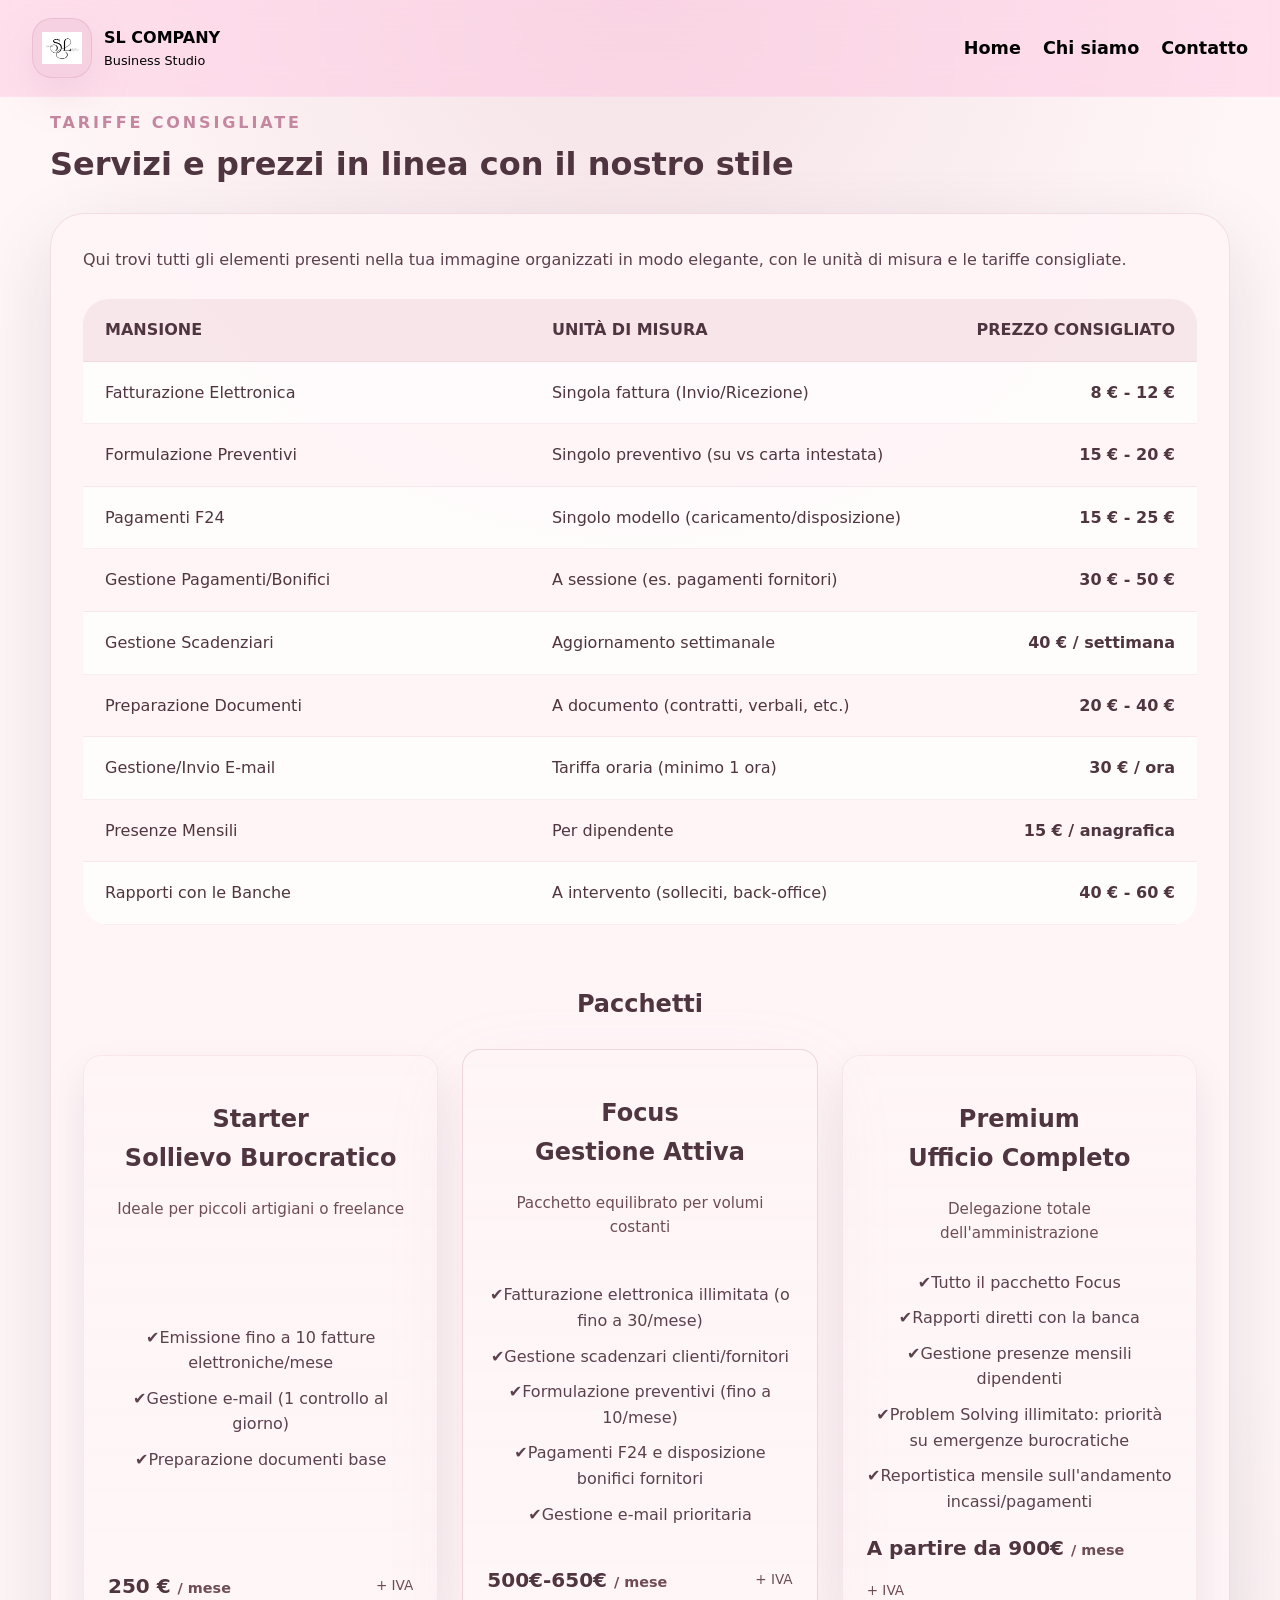
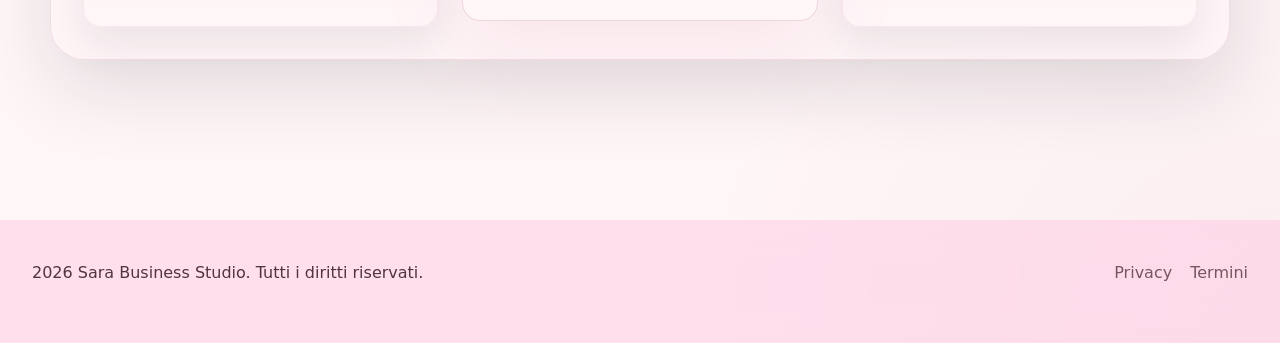
<file: servizi.html>
<!DOCTYPE html>
<html lang="it">
<head>
  <meta charset="UTF-8">
  <meta name="viewport" content="width=device-width, initial-scale=1.0">
  <title>Servizi - SL COMPANY</title>
  <link rel="icon" type="image/png" href="media/logo.png">
  <link rel="stylesheet" href="styles.css">
</head>
<body>
  <header class="site-header">
    <div class="brand">
      <div class="logo-mark">
        <img  src="media/logo.png" alt="Logo Sara Business Studio">
      </div>
      <div>
        <span class="brand-name">SL COMPANY</span>
        <span class="brand-tag">Business Studio</span>
      </div>
    </div>

    <input type="checkbox" id="nav-toggle" class="nav-toggle" aria-hidden="true">
    <label for="nav-toggle" class="menu-toggle" aria-label="Apri menu">
      <span></span>
      <span></span>
      <span></span>
    </label>

    <nav class="site-nav">
      <a href="index.html">Home</a>
      <a href="chi-siamo.html">Chi siamo</a>
      <a href="contatto.html">Contatto</a>
    </nav>
  </header>

  <main>
    <section class="services">
        <div class="section-header">
            <span>Tariffe consigliate</span>
            <h2>Servizi e prezzi in linea con il nostro stile</h2>
        </div>

        <div class="pricing-card">
            <p class="pricing-intro">Qui trovi tutti gli elementi presenti nella tua immagine organizzati in modo elegante, con le unità di misura e le tariffe consigliate.</p>

            <div class="pricing-table">
                <div class="pricing-row pricing-head">
                    <div>Mansione</div>
                    <div>Unità di Misura</div>
                    <div>Prezzo Consigliato</div>
                </div>

                <div class="pricing-row">
                    <div data-label="Mansione">Fatturazione Elettronica</div>
                    <div data-label="Unità di Misura">Singola fattura (Invio/Ricezione)</div>
                    <div data-label="Prezzo">8 € - 12 €</div>
                </div>

                <div class="pricing-row">
                    <div data-label="Mansione">Formulazione Preventivi</div>
                    <div data-label="Unità di Misura">Singolo preventivo (su vs carta intestata)</div>
                    <div data-label="Prezzo">15 € - 20 €</div>
                </div>

                <div class="pricing-row">
                    <div data-label="Mansione">Pagamenti F24</div>
                    <div data-label="Unità di Misura">Singolo modello (caricamento/disposizione)</div>
                    <div data-label="Prezzo">15 € - 25 €</div>
                </div>

                <div class="pricing-row">
                    <div data-label="Mansione">Gestione Pagamenti/Bonifici</div>
                    <div data-label="Unità di Misura">A sessione (es. pagamenti fornitori)</div>
                    <div data-label="Prezzo">30 € - 50 €</div>
                </div>

                <div class="pricing-row">
                    <div data-label="Mansione">Gestione Scadenziari</div>
                    <div data-label="Unità di Misura">Aggiornamento settimanale</div>
                    <div data-label="Prezzo">40 € / settimana</div>
                </div>

                <div class="pricing-row">
                    <div data-label="Mansione">Preparazione Documenti</div>
                    <div data-label="Unità di Misura">A documento (contratti, verbali, etc.)</div>
                    <div data-label="Prezzo">20 € - 40 €</div>
                </div>

                <div class="pricing-row">
                    <div data-label="Mansione">Gestione/Invio E-mail</div>
                    <div data-label="Unità di Misura">Tariffa oraria (minimo 1 ora)</div>
                    <div data-label="Prezzo">30 € / ora</div>
                </div>

                <div class="pricing-row">
                    <div data-label="Mansione">Presenze Mensili</div>
                    <div data-label="Unità di Misura">Per dipendente</div>
                    <div data-label="Prezzo">15 € / anagrafica</div>
                </div>

                <div class="pricing-row">
                    <div data-label="Mansione">Rapporti con le Banche</div>
                    <div data-label="Unità di Misura">A intervento (solleciti, back-office)</div>
                    <div data-label="Prezzo">40 € - 60 €</div>
                </div>
            </div>

            <div class="Packets">
                <h1>Pacchetti</h1>
                <div class="pricing-grid">
                  <article class="pricing-grid-item plan-card">
                    <div class="plan-header">
                      <h2>Starter <br> Sollievo Burocratico</h2>
                      <p class="muted">Ideale per piccoli artigiani o freelance</p>
                    </div>
                    <ul class="plan-features">
                      <li>✔️Emissione fino a 10 fatture elettroniche/mese</li>
                      <li>✔️Gestione e-mail (1 controllo al giorno)</li>
                      <li>✔️Preparazione documenti base</li>
                    </ul>
                    <div class="plan-footer">
                      <div class="plan-price">250 € <span class="per">/ mese</span></div>
                      <div class="plan-note">+ IVA</div>
                    </div>
                  </article>

                  <article class="pricing-grid-item plan-card featured">
                    <div class="plan-header">
                      <h2>Focus <br> Gestione Attiva</h2>
                      <p class="muted">Pacchetto equilibrato per volumi costanti</p>
                    </div>
                    <ul class="plan-features">
                      <li>✔️Fatturazione elettronica illimitata (o fino a 30/mese)</li>
                      <li>✔️Gestione scadenzari clienti/fornitori</li>
                      <li>✔️Formulazione preventivi (fino a 10/mese)</li>
                      <li>✔️Pagamenti F24 e disposizione bonifici fornitori</li>
                      <li>✔️Gestione e-mail prioritaria</li>
                    </ul>
                    <div class="plan-footer">
                      <div class="plan-price">500€-650€ <span class="per">/ mese</span></div>
                      <div class="plan-note">+ IVA</div>
                    </div>
                  </article>

                  <article class="pricing-grid-item plan-card">
                    <div class="plan-header">
                      <h2>Premium <br> Ufficio Completo</h2>
                      <p class="muted">Delegazione totale dell'amministrazione</p>
                    </div>
                    <ul class="plan-features">
                      <li>✔️Tutto il pacchetto Focus</li>
                      <li>✔️Rapporti diretti con la banca</li>
                      <li>✔️Gestione presenze mensili dipendenti</li>
                      <li>✔️Problem Solving illimitato: priorità su emergenze burocratiche</li>
                      <li>✔️Reportistica mensile sull'andamento incassi/pagamenti</li>
                    </ul>
                    <div class="plan-footer">
                      <div class="plan-price">A partire da 900€ <span class="per">/ mese</span></div>
                      <div class="plan-note">+ IVA</div>
                    </div>
                  </article>
                </div>
            </div>
      </div>
    </section>
  </main>

  <footer class="site-footer">
    <p>2026 Sara Business Studio. Tutti i diritti riservati.</p>
    <div class="footer-links">
      <a href="#">Privacy</a>
      <a href="#">Termini</a>
    </div>
  </footer>
</body>
</html>
</file>
<file: styles.css>
:root {
  color-scheme: light;
  --bg: #fff6f7;
  --surface: #ffffff;
  --surface-strong: #fde8eb;
  --text: #4f353f;
  --muted: #a67d8a;
  --accent: #c4879f;
  --accent-soft: rgba(196, 135, 159, 0.18);
  --border: rgba(196, 135, 159, 0.14);
}

* {
  box-sizing: border-box;
}

html {
  scroll-behavior: smooth;
}

body {
  margin: 0;
  font-family: Inter, system-ui, -apple-system, BlinkMacSystemFont, 'Segoe UI', sans-serif;
  background: radial-gradient(circle at top, rgba(196, 135, 159, 0.18), transparent 30%),
    radial-gradient(circle at bottom right, rgba(196, 135, 159, 0.08), transparent 25%),
    var(--bg);
  color: var(--text);
  line-height: 1.6;
}

img {
  max-width: 100%;
  display: block;
}

a {
  color: inherit;
  text-decoration: none;
}

.site-header {
  position: fixed;
  inset: 0 0 auto;
  z-index: 20;
  display: flex;
  align-items: center;
  justify-content: space-between;
  gap: 1rem;
  padding: 18px 32px;
  background: rgba(255, 192, 223, 0.432);
  backdrop-filter: blur(18px);
  border-bottom: 1px solid rgba(255, 255, 255, 0.14);
}

.brand {
  display: flex;
  align-items: center;
  gap: 12px;
}

.logo-mark {
  width: 60px;
  height: 60px;
  border-radius: 20px;
  background: rgba(196, 135, 159, 0.15);
  border: 1px solid rgba(196, 135, 159, 0.25);
  display: grid;
  place-items: center;
  overflow: hidden;
  box-shadow: 0 16px 40px rgba(196, 135, 159, 0.18);
}

.logo-mark img {
  width: 70%;
  height: 70%;
  object-fit: contain;
}

.brand-name {
  display: block;
  font-size: 1rem;
  font-weight: 700;
  color: black;
}

.brand-tag {
  display: block;
  font-size: 0.8rem;
  color:  black  ;
}

.site-nav {
  display: flex;
  gap: 22px;
  align-items: center;
  color: black;
}

.site-nav a {
  font-size: 1.1rem;
  font-weight: 600;
  transition: color 0.25s ease;
}

.site-nav a:hover {
  color: var(--accent);
}

.hero {
  position: relative;
  width: calc(100% + 64px);
  margin: 0 -32px;
  min-height: 100vh;
  display: grid;
  align-items: center;
  padding: 140px 32px 80px;
  overflow: hidden;
  background-image: linear-gradient(180deg, rgba(255, 246, 248, 0.92) 0%, rgba(255, 238, 242, 0.92) 100%), url('banner.jpg');
  background-position: center center;
  background-size: cover;
  background-repeat: no-repeat;
  background-attachment: fixed;
  background-clip: border-box;
}

.hero img{
    position: absolute;
    width: 100%;
    height: 100%;
    object-fit: cover;
    inset: 0;
    z-index: 0;
}

.hero-overlay {
  position: absolute;
  width: 100%;
  inset: 0;
  background: radial-gradient(circle at top left, rgba(196, 135, 159, 0.28), transparent 25%),
    radial-gradient(circle at bottom right, rgba(196, 135, 159, 0.16), transparent 22%);
}

.hero-content {
  margin-left: 200px;
  position: relative;
  width: 100%;
  z-index: 1;
  max-width: 720px;
  animation: fadeInUp 0.9s ease both;
}

.eyebrow {
  display: inline-flex;
  align-items: center;
  padding: 8px 14px;
  border-radius: 999px;
  font-size: 0.85rem;
  font-weight: 600;
  letter-spacing: 0.08em;
  text-transform: uppercase;
  background: rgba(255, 255, 255, 0.2);
  color: #7a5460;
}

.hero h1 {
  margin: 28px 0 20px;
  font-size: clamp(2.9rem, 5vw, 4.6rem);
  line-height: 1.02;
  max-width: 720px;
}

.hero p {
  max-width: 620px;
  color: #6e4d57;
  font-size: 1.05rem;
}

.hero-actions {
  display: flex;
  flex-wrap: wrap;
  gap: 16px;
  margin-top: 32px;
}

.button {
  display: inline-flex;
  align-items: center;
  justify-content: center;
  gap: 8px;
  padding: 16px 28px;
  border-radius: 999px;
  font-weight: 700;
  transition: transform 0.25s ease, box-shadow 0.25s ease, background 0.25s ease;
}

.primary {
  background: linear-gradient(135deg, #d8a3ab 0%, #c4879f 100%);
  color: white;
  box-shadow: 0 18px 50px rgba(196, 135, 159, 0.24);
}

.secondary {
  background: rgba(255, 255, 255, 0.24);
  color: #4f353f;
  border: 1px solid rgba(196, 135, 159, 0.22);
}

.button:hover {
  transform: translateY(-2px);
}

.section-header {
  margin-bottom: 32px;
}

.section-header span {
  display: block;
  color: var(--accent);
  font-weight: 700;
  text-transform: uppercase;
  letter-spacing: 0.18em;
  margin-bottom: 12px;
}

.section-header h2 {
  margin: 0;
  font-size: clamp(2rem, 2.5vw, 3rem);
  line-height: 1.05;
}

main {
  padding: 0 32px 80px;
}

.services,
.about,
.works,
.cta {
  max-width: 1180px;
  margin: 0 auto;
  padding: 80px 0;
}

.service-grid {
  display: grid;
  gap: 24px;
  grid-template-columns: repeat(auto-fit, minmax(240px, 1fr));
}

.service-card {
  padding: 28px;
  border: 1px solid var(--border);
  border-radius: 28px;
  background: rgba(255, 245, 247, 0.9);
  backdrop-filter: blur(18px);
  animation: fadeInUp 0.9s ease both;
}

.service-card:hover {
  transform: translateY(-4px);
  box-shadow: 0 25px 60px rgba(15, 23, 42, 0.25);
}

.service-card .icon {
  width: 52px;
  height: 52px;
  display: grid;
  place-items: center;
  margin-bottom: 18px;
  border-radius: 18px;
  background: rgba(196, 135, 159, 0.18);
  font-size: 1.5rem;
}

.service-card h3 {
  margin: 0 0 12px;
  font-size: 1.25rem;
}

.service-card p {
  margin: 0;
  color: #6e4d57;
}

.about {
  display: grid;
  grid-template-columns: 1.1fr 0.9fr;
  gap: 40px;
  align-items: center;
}

.about-image {
  border-radius: 32px;
  overflow: hidden;
  box-shadow: 0 28px 80px rgba(15, 23, 42, 0.22);
}

.about-image img {
  width: 100%;
  height: 100%;
  object-fit: cover;
}

.about-copy span {
  display: block;
  color: var(--accent);
  font-weight: 700;
  text-transform: uppercase;
  letter-spacing: 0.16em;
  margin-bottom: 14px;
}

.pricing-card {
  padding: 32px;
  border-radius: 34px;
  background: rgba(255, 245, 247, 0.92);
  border: 1px solid rgba(196, 135, 159, 0.22);
  box-shadow: 0 28px 80px rgba(15, 23, 42, 0.12);
}

.pricing-intro {
  margin: 0 0 24px;
  color: #5b414d;
  line-height: 1.8;
}

.pricing-table {
  display: grid;
  border-collapse: collapse;
  width: 100%;
  overflow: hidden;
  border-radius: 26px;
}

.pricing-row {
  display: grid;
  grid-template-columns: 1.2fr 1fr 0.7fr;
  gap: 24px;
  padding: 18px 22px;
  align-items: center;
  border-bottom: 1px solid rgba(196, 135, 159, 0.12);
}

.pricing-head {
  background: rgba(196, 135, 159, 0.14);
  font-weight: 700;
  text-transform: uppercase;
  color: #4f353f;
}

.pricing-row:nth-child(even):not(.pricing-head) {
  background: rgba(255, 255, 255, 0.7);
}

.pricing-row div {
  min-width: 0;
}

.pricing-row div:last-child {
  text-align: right;
  font-weight: 700;
}

@media (max-width: 768px) {
  .hero-content {
    margin-left: 10px;
    width: 80%;
  }


  .pricing-head {
    display: none;
  }

  .pricing-row {
    grid-template-columns: 1fr;
    text-align: left;
    gap: 12px;
    padding: 16px 18px;
  }

  .pricing-row div {
    display: grid;
    grid-template-columns: 140px 1fr;
    gap: 12px;
    align-items: center;
  }

  .pricing-row div[data-label]::before {
    content: attr(data-label);
    font-weight: 700;
    color: #4f353f;
    font-size: 0.85rem;
  }

  .pricing-row div:last-child {
    text-align: right;
    margin-top: 8px;
  }

  .pricing-row div:last-child::before {
    grid-column: 1 / -1;
  }
}

@media (max-width: 480px) {
  .pricing-card {
    padding: 20px;
  }

  .pricing-row {
    gap: 8px;
    padding: 12px 14px;
  }

  .pricing-row div {
    grid-template-columns: 1fr;
  }

  .pricing-row div[data-label]::before {
    display: block;
    margin-bottom: 4px;
  }
}

.pricing-grid {
  display: grid;
  grid-template-columns: repeat(3, 1fr);
  gap: 24px;
  margin-top: 32px;
}

.pricing-grid-item {
  padding: 24px;
  background: rgba(255, 255, 255, 0.7);
  border: 1px solid rgba(196, 135, 159, 0.12);
  border-radius: 18px;
  text-align: center;
}

.pricing-grid-item h3 {
  margin: 0 0 12px;
  color: #4f353f;
  font-size: 1.1rem;
}

.pricing-grid-item p {
  margin: 0;
  color: #6e4d57;
  font-size: 0.95rem;
}

@media (max-width: 768px) {
  .pricing-grid {
    grid-template-columns: repeat(2, 1fr);
    gap: 16px;
  }
}

@media (max-width: 480px) {
  .pricing-grid {
    grid-template-columns: 1fr;
  }
}

/* Plan cards */
.plan-card {
  display: flex;
  flex-direction: column;
  justify-content: space-between;
  height: 100%;
  padding: 24px;
  border-radius: 18px;
  background: linear-gradient(180deg, rgba(255,245,247,0.98), rgba(255,245,247,0.92));
  border: 1px solid rgba(196, 135, 159, 0.12);
  box-shadow: 0 18px 40px rgba(15,23,42,0.08);
}

.plan-card.featured {
  transform: translateY(-6px);
  box-shadow: 0 30px 80px rgba(196,135,159,0.12);
  border-color: rgba(196,135,159,0.28);
}

.plan-header h3 {
  margin: 0 0 6px;
  font-size: 1.15rem;
}

.plan-header .muted {
  margin: 0 0 14px;
  color: #6e4d57;
  font-size: 0.95rem;
}

.plan-features {
  list-style: none;
  padding: 0;
  margin: 10px 0 18px;
  display: grid;
  gap: 10px;
  color: #5b414d;
}

.plan-features li {
  padding-left: 0;
}

.plan-footer {
  display: flex;
  align-items: center;
  gap: 16px;
  justify-content: space-between;
  flex-wrap: wrap;
}

.plan-price {
  font-weight: 800;
  color: #4f353f;
  font-size: 1.25rem;
}

.plan-price .per {
  font-weight: 600;
  font-size: 0.9rem;
  color: #6e4d57;
}

.plan-note {
  color: #6e4d57;
  font-size: 0.85rem;
}

.plan-card .button {
  padding: 10px 18px;
  font-size: 0.95rem;
}

@media (max-width: 768px) {
  .plan-footer {
    gap: 10px;
  }
}

.about-copy h2 {
  margin-top: 0;
  margin-bottom: 22px;
  font-size: clamp(2rem, 2.4vw, 3rem);
}

.about-copy p {
  margin-bottom: 24px;
  color: #6e4d57;
  max-width: 640px;
}

.about-copy ul {
  list-style: none;
  padding: 0;
  margin: 0;
  display: grid;
  gap: 14px;
}

.about-copy li {
  padding-left: 20px;
  position: relative;
  color: #6e4d57;
}

.about-copy li::before {
  content: '�';
  position: absolute;
  left: 0;
  color: var(--accent);
}

.works-grid {
  display: grid;
  grid-template-columns: repeat(auto-fit, minmax(180px, 1fr));
  gap: 20px;
}

.work-item {
  padding: 28px;
  border-radius: 30px;
  background: rgba(255, 245, 247, 0.85);
  border: 1px solid var(--border);
  text-align: center;
  animation: fadeInUp 0.9s ease both;
}

.work-item strong {
  display: block;
  font-size: 3rem;
  margin-bottom: 12px;
  color: #4f353f;
}

.work-item p {
  margin: 0;
  color: #6e4d57;
}

.cta-card {
  padding: 48px;
  border-radius: 32px;
  background: linear-gradient(135deg, rgba(255, 245, 247, 0.98), rgba(255, 236, 240, 0.98));
  border: 1px solid rgba(196, 135, 159, 0.18);
  text-align: center;
  box-shadow: 0 32px 90px rgba(196, 135, 159, 0.16);
}

.cta-card h2 {
  margin: 0 0 18px;
  font-size: clamp(2rem, 2.5vw, 3rem);
}

.cta-card p {
  margin: 0 0 28px;
  color: #6e4d57;
  max-width: 700px;
  margin-left: auto;
  margin-right: auto;
}

.site-footer {
  padding: 24px 32px 40px;
  display: flex;
  flex-wrap: wrap;
  justify-content: space-between;
  gap: 16px;
  background: rgba(255, 192, 223, 0.432);
  backdrop-filter: blur(18px);
  border-bottom: 1px solid rgba(255, 255, 255, 0.14);
}

.footer-links {
  display: flex;
  gap: 18px;
  align-items: center;
}

.footer-links a {
  color: #7a5460;
}

.footer-links a:hover {
  color: #4f353f;
}

@keyframes fadeInUp {
  from {
    opacity: 0;
    transform: translateY(28px);
  }
  to {
    opacity: 1;
    transform: translateY(0);
  }
}

@media (max-width: 980px) {
  .about {
    grid-template-columns: 1fr;
  }

  .hero {
    padding: 120px 24px 64px;
  }

  .site-header {
    padding: 16px 24px;
  }
}

.menu-toggle,
.nav-toggle {
  display: none;
}

@media (max-width: 720px) {
  .menu-toggle {
    display: inline-flex;
    flex-shrink: 0;
    flex-direction: column;
    justify-content: space-between;
    width: 34px;
    height: 26px;
    padding: 4px;
    border: 0;
    background: transparent;
    cursor: pointer;
  }

  .menu-toggle span {
    display: block;
    width: 100%;
    height: 3px;
    background: #4f353f;
    border-radius: 999px;
    transition: transform 0.25s ease, opacity 0.25s ease;
  }

  .nav-toggle {
    position: absolute;
    opacity: 0;
    pointer-events: none;
  }

  .site-nav {
    position: absolute;
    top: 100%;
    right: 0;
    left: 0;
    margin: 0;
    padding: 20px 24px 24px;
    display: flex;
    flex-direction: column;
    gap: 16px;
    max-height: 0;
    opacity: 0;
    visibility: hidden;
    overflow: hidden;
    background: rgba(255, 192, 223, 0.432);
    backdrop-filter: blur(18px);
    border-radius: 0 0 24px 24px;
    box-shadow: 0 20px 50px rgba(15, 23, 42, 0.12);
    border: 1px solid rgba(255, 192, 223, 0.28);
    transform: translateY(-10px);
    transition: max-height 0.35s ease, opacity 0.35s ease, transform 0.35s ease, visibility 0.35s ease;
  }

  .nav-toggle:checked + .menu-toggle + .site-nav {
    max-height: 360px;
    opacity: 1;
    visibility: visible;
    transform: translateY(0);
  }

  .site-nav a {
    display: block;
    padding: 14px 0;
    border-bottom: 1px solid rgba(196, 135, 159, 0.14);
    font-size: 1.05rem;
    font-weight: 700;
  }

  .site-nav a:last-child {
    border-bottom: none;
  }

  .hero h1 {
    font-size: 2.6rem;
  }

  .about-copy h2,
  .section-header h2,
  .cta-card h2 {
    font-size: 2.2rem;
  }

  .hero-actions {
    flex-direction: column;
    align-items: stretch;
  }
}

body.contact-page {
  background: var(--bg);
  background-image: radial-gradient(circle at top, rgba(196, 135, 159, 0.18), transparent 20%),
    radial-gradient(circle at bottom right, rgba(196, 135, 159, 0.08), transparent 22%),
    var(--bg);
  color: var(--text);
}

.container {
  width: min(1180px, calc(100% - 40px));
  margin: 0 auto;
}

.contact-top-panel {
  padding: 0 0 40px;
}

.contact-banner {
  width: 100vw;
  max-width: none;
  margin-left: calc(50% - 50vw);
  margin-right: calc(50% - 50vw);
  overflow: hidden;
  box-shadow: 0 30px 80px rgba(196, 135, 159, 0.16);
}

.contact-banner img {
  width: 100%;
  display: block;
  object-fit: cover;
  min-height: 420px;
}

.image-credit {
  margin-top: 20px;
  text-align: center;
  color: #4f353f;
  font-size: 0.95rem;
}

.contact-form-section {
  padding: 64px 0 90px;
}

.contact-form-layout {
  display: grid;
  grid-template-columns: 1.05fr 0.95fr;
  gap: 36px;
  align-items: start;
}

.contact-form-copy,
.contact-map {
  background: transparent;
}

.contact-form-copy {
  background: rgba(255, 245, 247, 0.95);
  border-radius: 30px;
  padding: 42px;
  box-shadow: 0 30px 80px rgba(196, 135, 159, 0.12);
  border: 1px solid rgba(196, 135, 159, 0.16);
}

.contact-form-copy .eyebrow {
  display: inline-flex;
  margin-bottom: 18px;
  color: var(--accent);
  font-weight: 700;
  letter-spacing: 0.13em;
  text-transform: uppercase;
}

.contact-form-copy h1 {
  margin: 0 0 18px;
  font-size: clamp(2rem, 3vw, 3.4rem);
  line-height: 1.02;
  color: var(--text);
}

.section-intro {
  margin: 0 0 32px;
  color: #6e4d57;
  max-width: 640px;
  font-size: 1rem;
  line-height: 1.8;
}

.contact-form {
  display: grid;
  gap: 20px;
}

.form-field {
  display: grid;
  gap: 10px;
}

.form-label {
  font-size: 0.95rem;
  font-weight: 700;
  color: var(--text);
}

.form-input,
.form-textarea {
  width: 100%;
  border: 1px solid rgba(196, 135, 159, 0.2);
  border-radius: 16px;
  background: var(--surface-strong);
  padding: 16px 18px;
  color: var(--text);
  font: inherit;
}

.form-input:focus,
.form-textarea:focus {
  outline: none;
  border-color: rgba(196, 135, 159, 0.9);
}

.form-textarea {
  min-height: 220px;
  resize: vertical;
}

.btn-contact {
  width: 100%;
  max-width: 280px;
  padding: 18px 0;
  border: none;
  border-radius: 18px;
  background: var(--accent);
  color: #ffffff;
  font-weight: 700;
  letter-spacing: 0.08em;
  text-transform: uppercase;
  cursor: pointer;
  transition: transform 0.25s ease, background 0.25s ease;
}

.btn-contact:hover {
  transform: translateY(-2px);
  background: #a16c80;
}

.map-frame {
  border-radius: 30px;
  overflow: hidden;
  min-height: 560px;
  box-shadow: 0 30px 80px rgba(196, 135, 159, 0.16);
}

.map-frame iframe {
  width: 100%;
  height: 100%;
  min-height: 560px;
  border: 0;
}

@media (max-width: 1080px) {
  .location-grid {
    grid-template-columns: repeat(2, minmax(0, 1fr));
  }
}

@media (max-width: 860px) {
  .contact-form-layout {
    grid-template-columns: 1fr;
  }

  .map-frame,
  .contact-form-copy {
    min-height: auto;
  }
}

@media (max-width: 720px) {
  .contact-top-panel {
    padding: 0 0 24px;
  }

  .location-grid {
    grid-template-columns: 1fr;
  }

  .contact-banner img {
    min-height: 240px;
  }

  .contact-form-copy {
    padding: 28px;
  }

  .map-frame {
    min-height: 320px;
  }
}

.social-frame{
  margin-top: 60px;
  padding-bottom: 60px;
  background: #ffffff;
  border-radius: 30px;
  padding: 28px;
}

.social-frame h1{
  margin: 0 0 28px;
  font-size: clamp(2rem, 3vw, 3.4rem);
  line-height: 1.02;
  color: var(--text);
  text-align: center;
}


/* From Uiverse.io by GigioBagigi0 */ 
.card {
  display: flex;
  width: 300px;
  height: 70px;
  /* gap: 1.2rem; */
  background-color: var(--surface-strong);
  border-radius: 160px;
  padding-inline: 24px;
  position: relative;
  justify-content: space-around;
  margin: 0 auto;
  
}

.social-icons {
  cursor: pointer;
  display: flex;
  transition: all 0.5s;
  align-items: center;
  justify-content: center;
  position: relative;
  color: white;
  font-weight: bold;
  font-size: 1.1rem;
}

.social-icons > p {
  --var: -0%;
  position: absolute;
  top: var(--var);
  transition: all 0.7s;
  background-color: dodgerblue;
  border-radius: 7px;
  opacity: 0;
  padding-inline: 7px;
  padding-block: 3px;
  width: max-content;
}
.social-icons > p::after {
  content: "";
  position: absolute;
  border-top: 10px solid dodgerblue;
  border-left: 7px solid transparent;
  border-right: 7px solid transparent;
  top: 100%;
  left: 50%;
  transform: translate(-50%);
}
.social-icons > span {
  --var: -0%;
  position: absolute;
  bottom: var(--var);
  width: max-content;
  transition: all 0.7s;
  opacity: 0;
  padding-inline: 7px;
  padding-block: 3px;
  background-color: crimson;
  border-radius: 7px;
}
.social-icons > span::after {
  content: "";
  position: absolute;
  border-bottom: 10px solid crimson;
  border-left: 7px solid transparent;
  border-right: 7px solid transparent;
  bottom: 100%;
  left: 50%;
  transform: translate(-50%);
}

.social-icons:hover > span,
.social-icons:hover > p {
  --var: -65%;
  opacity: 1;
}

.social-icons:hover {
  z-index: 15;
}

.card:hover > .social-icons:not(:hover) {
  filter: blur(3px);
  transform: scale(0.9);
}

.card svg {
  height: 40px;
}

.Packets{
  margin-top: 60px;
  text-align: center;
}

.services{
  margin-top: 30px;
}
</file>
